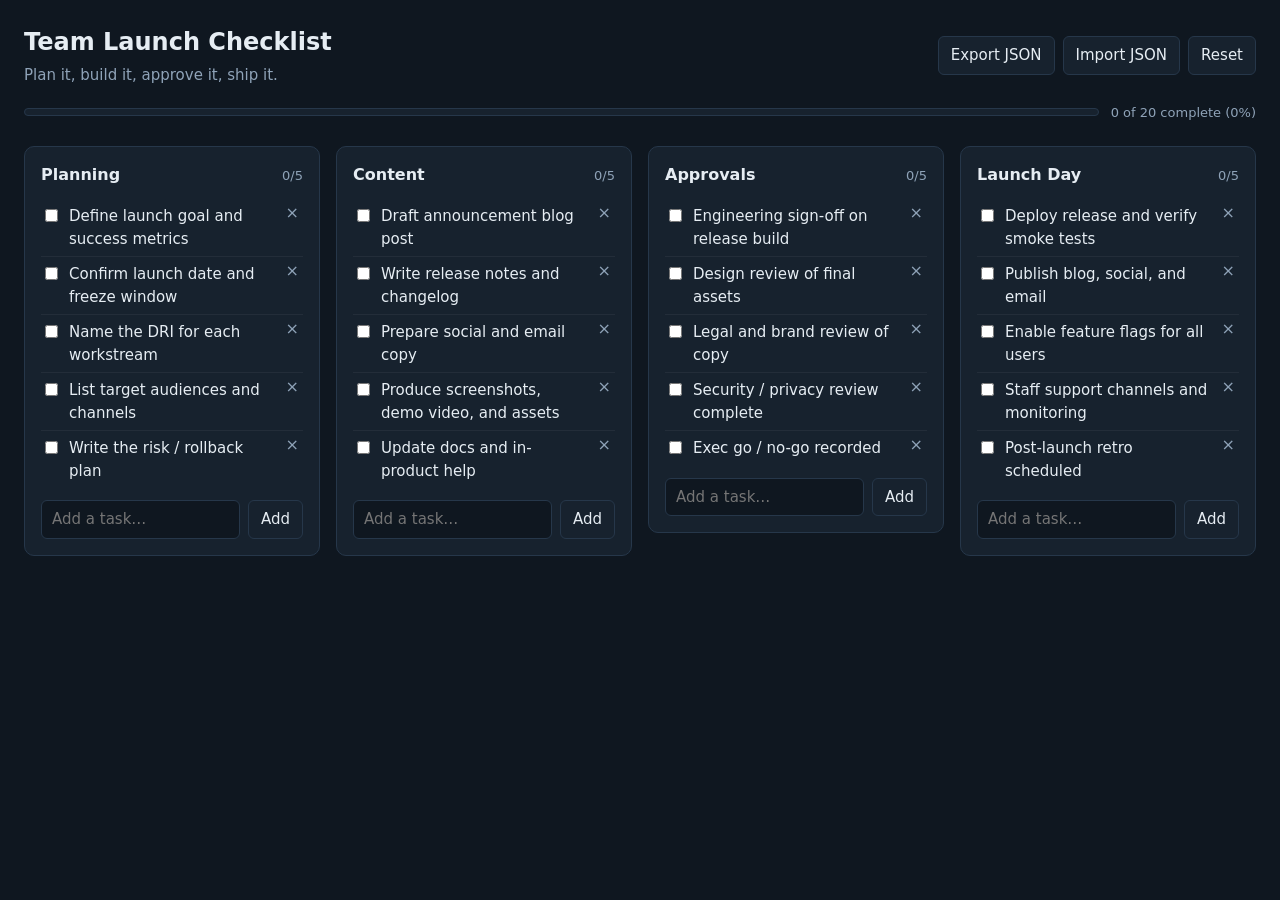
<file: launch-checklist/index.html>
<!DOCTYPE html>
<html lang="en">
<head>
<meta charset="utf-8" />
<meta name="viewport" content="width=device-width, initial-scale=1" />
<title>Team Launch Checklist</title>
<link rel="stylesheet" href="styles.css" />
</head>
<body>
<header class="topbar">
  <div>
    <h1>Team Launch Checklist</h1>
    <p class="sub">Plan it, build it, approve it, ship it.</p>
  </div>
  <div class="actions">
    <button id="export-btn" type="button">Export JSON</button>
    <button id="import-btn" type="button">Import JSON</button>
    <button id="reset-btn" type="button" class="danger">Reset</button>
    <input id="import-file" type="file" accept="application/json" hidden />
  </div>
</header>

<section class="progress-wrap">
  <div class="progress-bar"><div id="progress-fill"></div></div>
  <span id="progress-label">0 of 0 complete</span>
</section>

<main id="board"></main>

<template id="section-template">
  <section class="card">
    <div class="card-head">
      <h2></h2>
      <span class="count"></span>
    </div>
    <ul class="tasks"></ul>
    <form class="add-form">
      <input type="text" placeholder="Add a task…" required maxlength="140" />
      <button type="submit">Add</button>
    </form>
  </section>
</template>

<script src="app.js"></script>
</body>
</html>
</file>
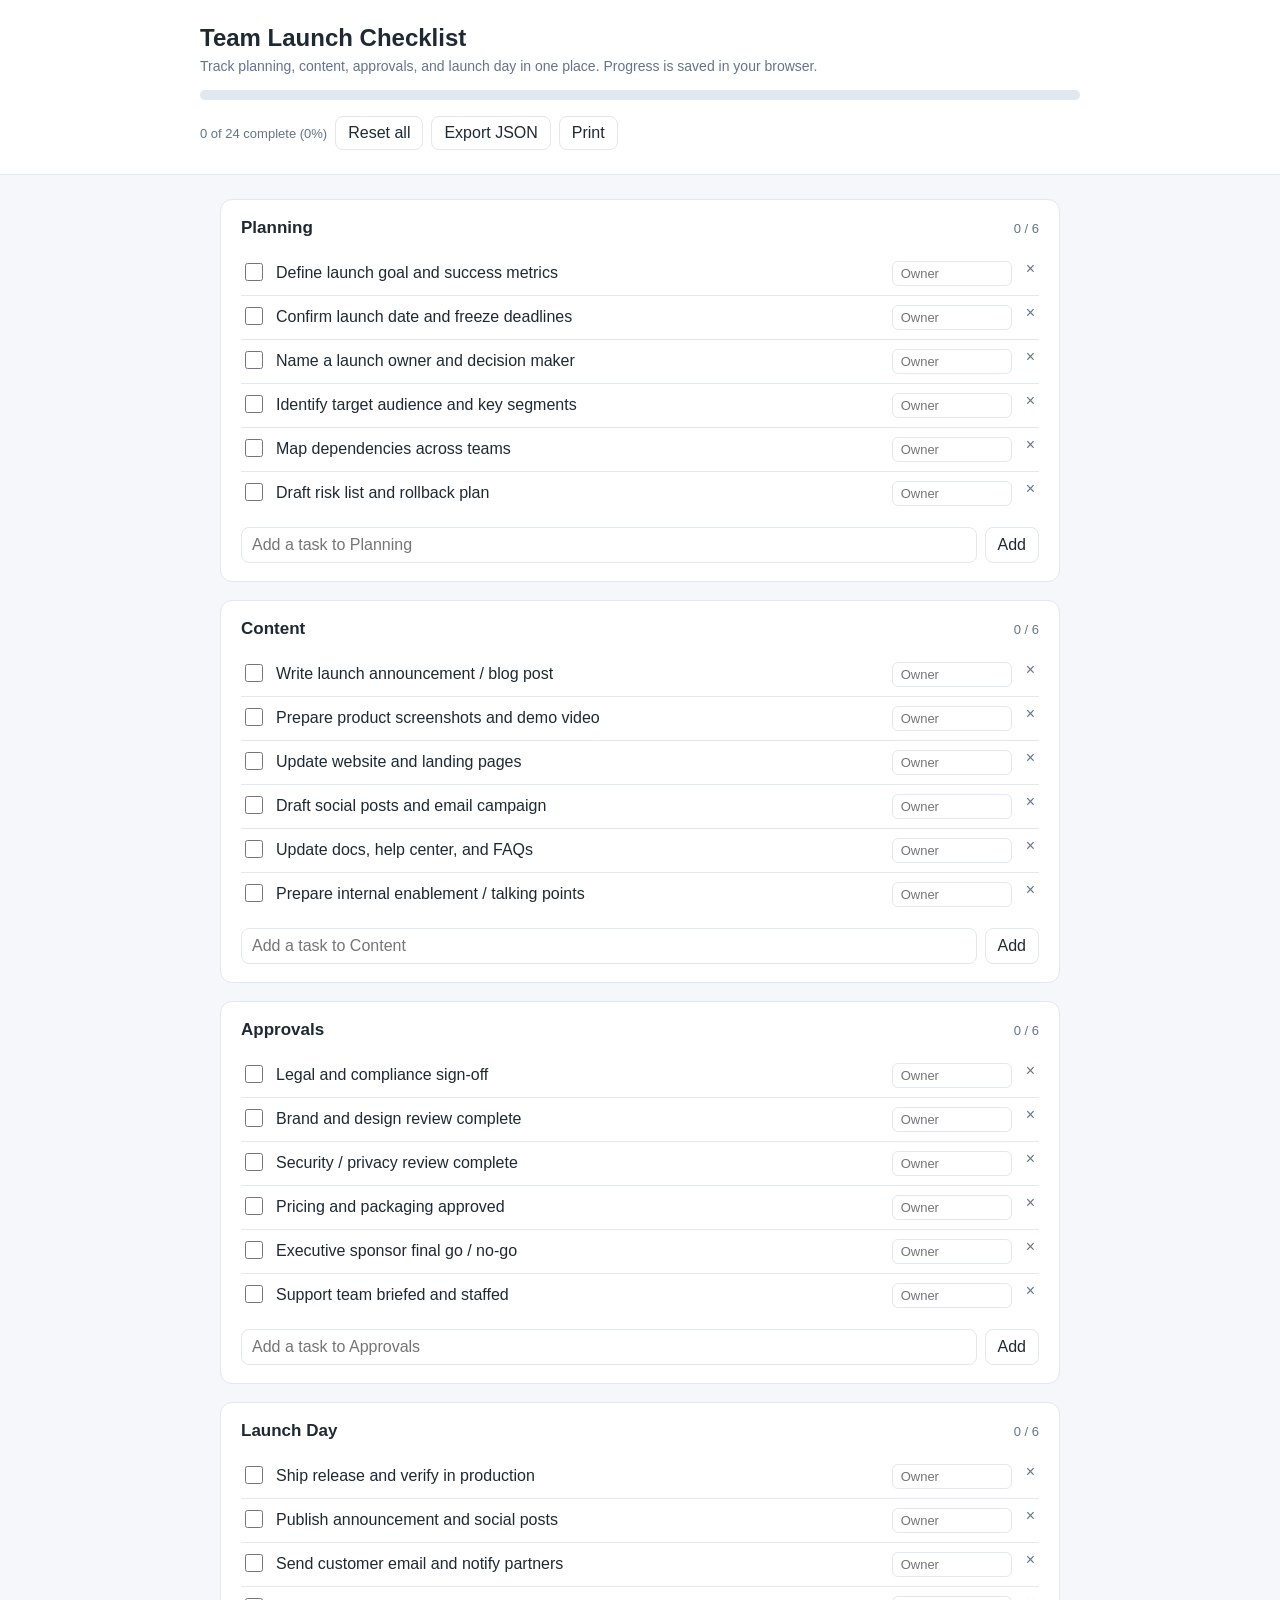
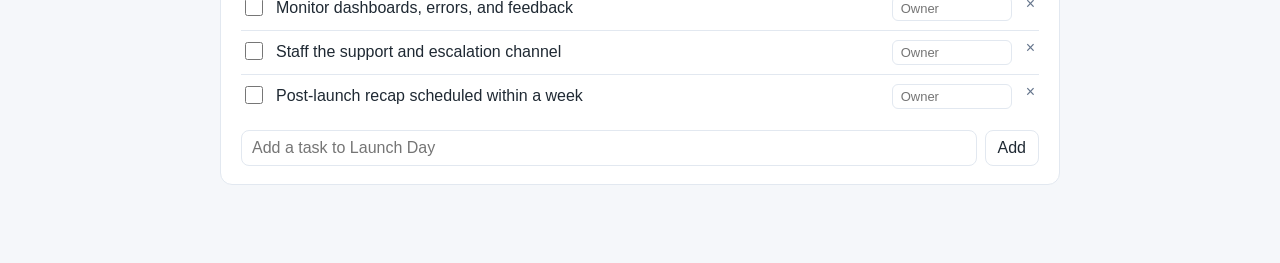
<file: team-launch-checklist/index.html>
<!DOCTYPE html>
<html lang="en">
<head>
<meta charset="utf-8" />
<meta name="viewport" content="width=device-width, initial-scale=1" />
<title>Team Launch Checklist</title>
<style>
  :root {
    --bg: #f5f7fa;
    --card: #ffffff;
    --line: #e2e8f0;
    --text: #1f2933;
    --muted: #64748b;
    --accent: #2563eb;
    --done: #16a34a;
  }
  * { box-sizing: border-box; }
  body {
    margin: 0;
    font-family: -apple-system, BlinkMacSystemFont, "Segoe UI", Roboto, sans-serif;
    background: var(--bg);
    color: var(--text);
  }
  header {
    background: var(--card);
    border-bottom: 1px solid var(--line);
    padding: 24px 20px;
  }
  .wrap { max-width: 880px; margin: 0 auto; }
  h1 { margin: 0 0 6px; font-size: 24px; }
  .sub { color: var(--muted); font-size: 14px; }
  .bar {
    margin-top: 16px;
    height: 10px;
    background: var(--line);
    border-radius: 999px;
    overflow: hidden;
  }
  .bar > div {
    height: 100%;
    width: 0%;
    background: var(--accent);
    transition: width .2s ease;
  }
  .toolbar {
    display: flex;
    gap: 8px;
    flex-wrap: wrap;
    align-items: center;
    margin-top: 16px;
  }
  button {
    font: inherit;
    border: 1px solid var(--line);
    background: var(--card);
    color: var(--text);
    padding: 7px 12px;
    border-radius: 8px;
    cursor: pointer;
  }
  button:hover { border-color: var(--accent); color: var(--accent); }
  main { padding: 24px 20px 60px; }
  section {
    background: var(--card);
    border: 1px solid var(--line);
    border-radius: 12px;
    padding: 18px 20px;
    margin-bottom: 18px;
  }
  section h2 {
    margin: 0;
    font-size: 17px;
    display: flex;
    justify-content: space-between;
    align-items: center;
    gap: 12px;
  }
  .count { font-size: 13px; font-weight: 500; color: var(--muted); }
  ul { list-style: none; margin: 14px 0 0; padding: 0; }
  li {
    display: flex;
    align-items: flex-start;
    gap: 10px;
    padding: 9px 0;
    border-top: 1px solid var(--line);
  }
  li:first-child { border-top: none; }
  input[type="checkbox"] {
    width: 18px;
    height: 18px;
    margin-top: 2px;
    accent-color: var(--done);
    flex: none;
    cursor: pointer;
  }
  label { cursor: pointer; line-height: 1.45; flex: 1; }
  li.done label { text-decoration: line-through; color: var(--muted); }
  .owner {
    border: 1px solid var(--line);
    border-radius: 6px;
    padding: 4px 8px;
    font: inherit;
    font-size: 13px;
    width: 120px;
    flex: none;
    color: var(--muted);
  }
  .add {
    display: flex;
    gap: 8px;
    margin-top: 12px;
  }
  .add input[type="text"] {
    flex: 1;
    padding: 8px 10px;
    border: 1px solid var(--line);
    border-radius: 8px;
    font: inherit;
  }
  .remove {
    border: none;
    background: none;
    color: var(--muted);
    padding: 0 4px;
    font-size: 16px;
    line-height: 1;
  }
  .remove:hover { color: #dc2626; }
</style>
</head>
<body>
<header>
  <div class="wrap">
    <h1>Team Launch Checklist</h1>
    <div class="sub">Track planning, content, approvals, and launch day in one place. Progress is saved in your browser.</div>
    <div class="bar"><div id="progressBar"></div></div>
    <div class="toolbar">
      <span class="count" id="overall">0 of 0 complete</span>
      <button id="resetBtn">Reset all</button>
      <button id="exportBtn">Export JSON</button>
      <button id="printBtn">Print</button>
    </div>
  </div>
</header>

<main class="wrap" id="sections"></main>

<script>
const STORAGE_KEY = "team-launch-checklist-v1";

const DEFAULT_DATA = [
  {
    id: "planning",
    title: "Planning",
    items: [
      "Define launch goal and success metrics",
      "Confirm launch date and freeze deadlines",
      "Name a launch owner and decision maker",
      "Identify target audience and key segments",
      "Map dependencies across teams",
      "Draft risk list and rollback plan"
    ]
  },
  {
    id: "content",
    title: "Content",
    items: [
      "Write launch announcement / blog post",
      "Prepare product screenshots and demo video",
      "Update website and landing pages",
      "Draft social posts and email campaign",
      "Update docs, help center, and FAQs",
      "Prepare internal enablement / talking points"
    ]
  },
  {
    id: "approvals",
    title: "Approvals",
    items: [
      "Legal and compliance sign-off",
      "Brand and design review complete",
      "Security / privacy review complete",
      "Pricing and packaging approved",
      "Executive sponsor final go / no-go",
      "Support team briefed and staffed"
    ]
  },
  {
    id: "launch-day",
    title: "Launch Day",
    items: [
      "Ship release and verify in production",
      "Publish announcement and social posts",
      "Send customer email and notify partners",
      "Monitor dashboards, errors, and feedback",
      "Staff the support and escalation channel",
      "Post-launch recap scheduled within a week"
    ]
  }
];

function freshState() {
  return DEFAULT_DATA.map(s => ({
    id: s.id,
    title: s.title,
    items: s.items.map((text, i) => ({ id: s.id + "-" + i, text, done: false, owner: "" }))
  }));
}

function load() {
  try {
    const raw = localStorage.getItem(STORAGE_KEY);
    if (!raw) return freshState();
    const parsed = JSON.parse(raw);
    if (!Array.isArray(parsed) || !parsed.length) return freshState();
    return parsed;
  } catch (e) {
    return freshState();
  }
}

function save() {
  localStorage.setItem(STORAGE_KEY, JSON.stringify(state));
}

let state = load();

const sectionsEl = document.getElementById("sections");

function render() {
  sectionsEl.innerHTML = "";
  let total = 0, done = 0;

  state.forEach(section => {
    total += section.items.length;
    const sectionDone = section.items.filter(i => i.done).length;
    done += sectionDone;

    const el = document.createElement("section");

    const h2 = document.createElement("h2");
    h2.textContent = section.title;
    const count = document.createElement("span");
    count.className = "count";
    count.textContent = sectionDone + " / " + section.items.length;
    h2.appendChild(count);
    el.appendChild(h2);

    const ul = document.createElement("ul");
    section.items.forEach(item => ul.appendChild(renderItem(section, item)));
    el.appendChild(ul);

    const add = document.createElement("form");
    add.className = "add";
    add.innerHTML = '<input type="text" placeholder="Add a task to ' + section.title + '" />' +
                    '<button type="submit">Add</button>';
    add.addEventListener("submit", ev => {
      ev.preventDefault();
      const input = add.querySelector("input");
      const text = input.value.trim();
      if (!text) return;
      section.items.push({ id: section.id + "-" + Date.now(), text, done: false, owner: "" });
      input.value = "";
      save();
      render();
    });
    el.appendChild(add);

    sectionsEl.appendChild(el);
  });

  const pct = total ? Math.round((done / total) * 100) : 0;
  document.getElementById("progressBar").style.width = pct + "%";
  document.getElementById("overall").textContent = done + " of " + total + " complete (" + pct + "%)";
}

function renderItem(section, item) {
  const li = document.createElement("li");
  if (item.done) li.className = "done";

  const box = document.createElement("input");
  box.type = "checkbox";
  box.checked = item.done;
  box.id = item.id;
  box.addEventListener("change", () => {
    item.done = box.checked;
    save();
    render();
  });

  const label = document.createElement("label");
  label.textContent = item.text;
  label.setAttribute("for", item.id);

  const owner = document.createElement("input");
  owner.type = "text";
  owner.className = "owner";
  owner.placeholder = "Owner";
  owner.value = item.owner || "";
  owner.addEventListener("input", () => {
    item.owner = owner.value;
    save();
  });

  const remove = document.createElement("button");
  remove.className = "remove";
  remove.type = "button";
  remove.title = "Remove task";
  remove.textContent = "\u00d7";
  remove.addEventListener("click", () => {
    section.items = section.items.filter(i => i !== item);
    save();
    render();
  });

  li.append(box, label, owner, remove);
  return li;
}

document.getElementById("resetBtn").addEventListener("click", () => {
  if (!confirm("Reset the checklist to its default tasks?")) return;
  state = freshState();
  save();
  render();
});

document.getElementById("exportBtn").addEventListener("click", () => {
  const blob = new Blob([JSON.stringify(state, null, 2)], { type: "application/json" });
  const url = URL.createObjectURL(blob);
  const a = document.createElement("a");
  a.href = url;
  a.download = "launch-checklist.json";
  a.click();
  URL.revokeObjectURL(url);
});

document.getElementById("printBtn").addEventListener("click", () => window.print());

render();
</script>
</body>
</html>
</file>
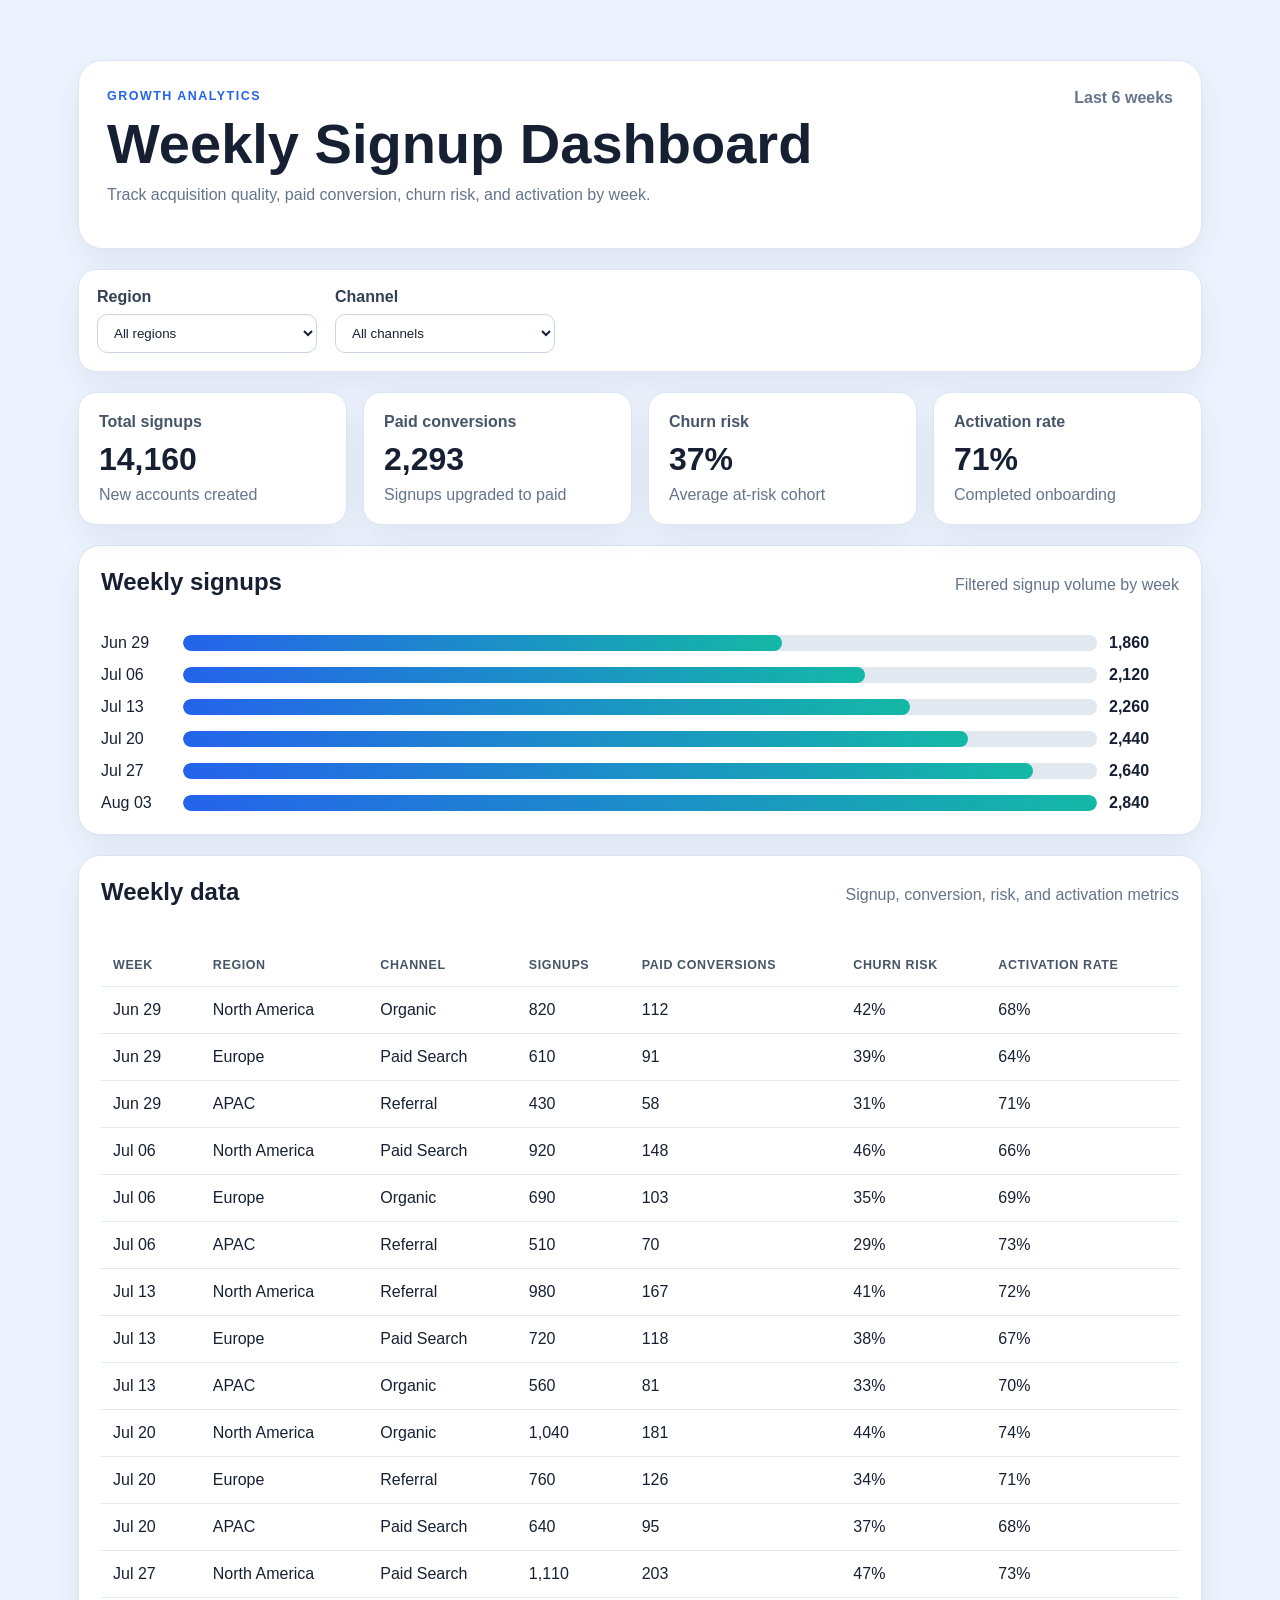
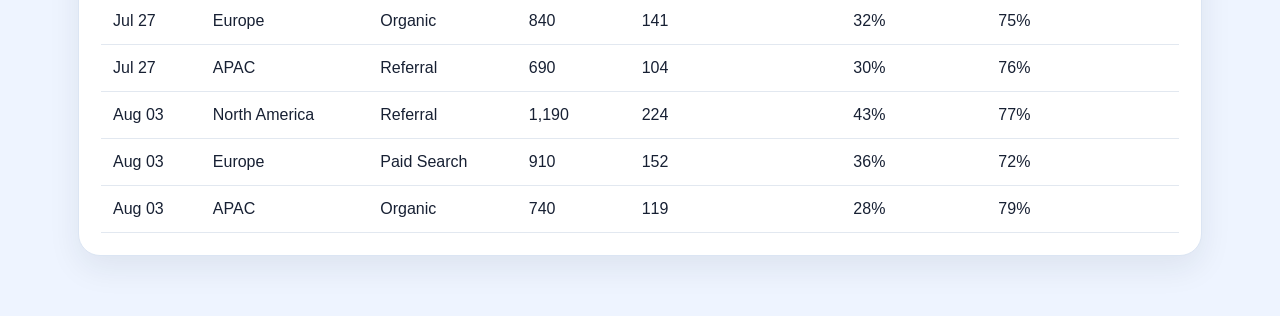
<file: sample-github-repo/src/index.html>
<!doctype html>
<html lang="en">
<head>
  <meta charset="utf-8">
  <meta name="viewport" content="width=device-width, initial-scale=1">
  <title>Weekly Signup Dashboard</title>
  <link rel="stylesheet" href="styles.css">
</head>
<body>
  <main class="shell">
    <header class="hero">
      <div>
        <p class="eyebrow">Growth analytics</p>
        <h1>Weekly Signup Dashboard</h1>
        <p class="subtitle">Track acquisition quality, paid conversion, churn risk, and activation by week.</p>
      </div>
      <p class="date-range">Last 6 weeks</p>
    </header>

    <section class="filters" aria-label="Dashboard filters">
      <label for="regionFilter">
        Region
        <select id="regionFilter">
          <option value="all">All regions</option>
          <option value="North America">North America</option>
          <option value="Europe">Europe</option>
          <option value="APAC">APAC</option>
        </select>
      </label>

      <label for="channelFilter">
        Channel
        <select id="channelFilter">
          <option value="all">All channels</option>
          <option value="Organic">Organic</option>
          <option value="Paid Search">Paid Search</option>
          <option value="Referral">Referral</option>
        </select>
      </label>
    </section>

    <section id="kpis" class="kpis" aria-live="polite"></section>

    <section class="panel">
      <div class="panel-heading">
        <h2>Weekly signups</h2>
        <p>Filtered signup volume by week</p>
      </div>
      <div id="chart" class="chart" aria-label="Weekly signup bar chart"></div>
    </section>

    <section class="panel">
      <div class="panel-heading">
        <h2>Weekly data</h2>
        <p>Signup, conversion, risk, and activation metrics</p>
      </div>
      <div class="table-wrap">
        <table>
          <thead>
            <tr>
              <th>Week</th>
              <th>Region</th>
              <th>Channel</th>
              <th>Signups</th>
              <th>Paid conversions</th>
              <th>Churn risk</th>
              <th>Activation rate</th>
            </tr>
          </thead>
          <tbody id="weeklyTable"></tbody>
        </table>
      </div>
    </section>
  </main>
  <script src="app.js"></script>
</body>
</html>
</file>
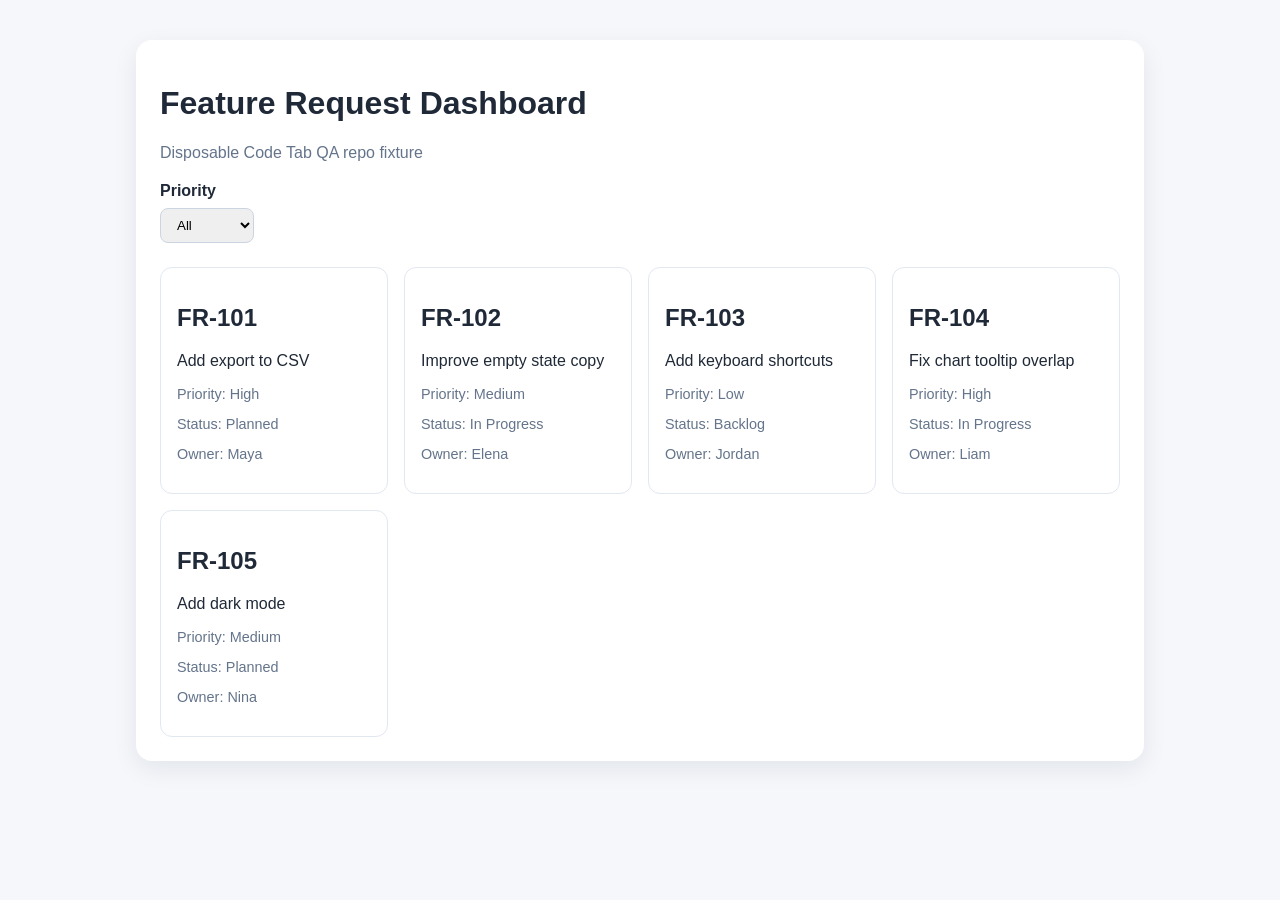
<file: human-qa-smoke-pack/fixtures/sample-github-repo/src/index.html>
<!doctype html>
<html lang="en">
<head>
  <meta charset="utf-8">
  <meta name="viewport" content="width=device-width, initial-scale=1">
  <title>Feature Request Dashboard</title>
  <link rel="stylesheet" href="styles.css">
</head>
<body>
  <main class="shell">
    <h1>Feature Request Dashboard</h1>
    <p class="subtitle">Disposable Code Tab QA repo fixture</p>

    <label for="priorityFilter">Priority</label>
    <select id="priorityFilter">
      <option value="all">All</option>
      <option value="High">High</option>
      <option value="Medium">Medium</option>
      <option value="Low">Low</option>
    </select>

    <section id="cards" class="cards" aria-live="polite"></section>
  </main>
  <script src="app.js"></script>
</body>
</html>
</file>
<file: launch-checklist/styles.css>
:root {
  --bg: #0f1720;
  --card: #17222e;
  --line: #26374a;
  --text: #e6edf3;
  --muted: #8fa3b8;
  --accent: #4da3ff;
  --done: #3fb950;
  --danger: #f85149;
}

* { box-sizing: border-box; }

body {
  margin: 0;
  padding: 24px;
  background: var(--bg);
  color: var(--text);
  font: 15px/1.5 system-ui, -apple-system, "Segoe UI", Roboto, sans-serif;
}

.topbar {
  display: flex;
  flex-wrap: wrap;
  gap: 12px;
  align-items: center;
  justify-content: space-between;
  margin-bottom: 16px;
}

h1 { margin: 0; font-size: 24px; }
.sub { margin: 4px 0 0; color: var(--muted); }

.actions { display: flex; gap: 8px; flex-wrap: wrap; }

button {
  background: var(--card);
  color: var(--text);
  border: 1px solid var(--line);
  border-radius: 6px;
  padding: 7px 12px;
  cursor: pointer;
  font: inherit;
}
button:hover { border-color: var(--accent); }
button.danger:hover { border-color: var(--danger); color: var(--danger); }

.progress-wrap {
  display: flex;
  align-items: center;
  gap: 12px;
  margin-bottom: 24px;
}
.progress-bar {
  flex: 1;
  height: 8px;
  background: var(--card);
  border: 1px solid var(--line);
  border-radius: 999px;
  overflow: hidden;
}
#progress-fill {
  height: 100%;
  width: 0%;
  background: var(--done);
  transition: width .2s ease;
}
#progress-label { color: var(--muted); font-size: 13px; white-space: nowrap; }

main {
  display: grid;
  gap: 16px;
  grid-template-columns: repeat(auto-fit, minmax(280px, 1fr));
  align-items: start;
}

.card {
  background: var(--card);
  border: 1px solid var(--line);
  border-radius: 10px;
  padding: 16px;
}
.card-head {
  display: flex;
  justify-content: space-between;
  align-items: baseline;
  margin-bottom: 12px;
}
.card-head h2 { margin: 0; font-size: 16px; }
.count { color: var(--muted); font-size: 13px; }

ul.tasks { list-style: none; margin: 0 0 12px; padding: 0; }

ul.tasks li {
  display: flex;
  align-items: flex-start;
  gap: 8px;
  padding: 6px 0;
  border-bottom: 1px solid rgba(255, 255, 255, .05);
}
ul.tasks li:last-child { border-bottom: none; }

ul.tasks input[type="checkbox"] {
  margin-top: 4px;
  accent-color: var(--done);
  cursor: pointer;
}
ul.tasks label { flex: 1; cursor: pointer; }
ul.tasks li.done label { color: var(--muted); text-decoration: line-through; }

.remove {
  background: none;
  border: none;
  color: var(--muted);
  padding: 0 4px;
  font-size: 16px;
  line-height: 1;
}
.remove:hover { color: var(--danger); }

.add-form { display: flex; gap: 8px; }
.add-form input {
  flex: 1;
  min-width: 0;
  background: var(--bg);
  border: 1px solid var(--line);
  border-radius: 6px;
  color: var(--text);
  padding: 7px 10px;
  font: inherit;
}
.add-form input:focus { outline: none; border-color: var(--accent); }

.empty { color: var(--muted); font-size: 13px; padding: 4px 0 8px; }
</file>
<file: sample-github-repo/src/styles.css>
* {
  box-sizing: border-box;
}

body {
  margin: 0;
  font-family: Segoe UI, Arial, sans-serif;
  background: #eef4ff;
  color: #172033;
}

.shell {
  max-width: 1180px;
  margin: 32px auto;
  padding: 28px;
}

.hero,
.panel,
.kpi-card,
.filters {
  background: #fff;
  border: 1px solid #dbe5f3;
  box-shadow: 0 12px 32px rgba(31, 41, 55, 0.08);
}

.hero {
  display: flex;
  justify-content: space-between;
  gap: 24px;
  align-items: flex-start;
  padding: 28px;
  border-radius: 24px;
}

.eyebrow {
  margin: 0 0 8px;
  color: #2563eb;
  font-size: 0.78rem;
  font-weight: 800;
  letter-spacing: 0.12em;
  text-transform: uppercase;
}

h1,
h2,
p {
  margin-top: 0;
}

h1 {
  margin-bottom: 10px;
  font-size: clamp(2rem, 5vw, 3.5rem);
}

.subtitle,
.panel-heading p,
.kpi-card span,
.date-range {
  color: #64748b;
}

.date-range {
  white-space: nowrap;
  font-weight: 700;
}

.filters {
  display: flex;
  gap: 18px;
  flex-wrap: wrap;
  margin: 20px 0;
  padding: 18px;
  border-radius: 18px;
}

label {
  display: grid;
  gap: 8px;
  min-width: 220px;
  color: #334155;
  font-weight: 700;
}

select {
  padding: 10px 12px;
  border: 1px solid #cbd5e1;
  border-radius: 10px;
  background: #fff;
  color: #172033;
}

.kpis {
  display: grid;
  grid-template-columns: repeat(4, minmax(0, 1fr));
  gap: 16px;
  margin-bottom: 20px;
}

.kpi-card {
  padding: 20px;
  border-radius: 18px;
}

.kpi-card p {
  margin-bottom: 10px;
  color: #475569;
  font-weight: 700;
}

.kpi-card strong {
  display: block;
  margin-bottom: 8px;
  font-size: 2rem;
}

.panel {
  margin-top: 20px;
  padding: 22px;
  border-radius: 22px;
}

.panel-heading {
  display: flex;
  justify-content: space-between;
  gap: 16px;
  align-items: baseline;
  margin-bottom: 18px;
}

.chart {
  display: grid;
  gap: 14px;
}

.bar-row {
  display: grid;
  grid-template-columns: 70px 1fr 70px;
  gap: 12px;
  align-items: center;
}

.bar-track {
  height: 16px;
  overflow: hidden;
  background: #e2e8f0;
  border-radius: 999px;
}

.bar {
  height: 100%;
  background: linear-gradient(90deg, #2563eb, #14b8a6);
  border-radius: inherit;
}

.table-wrap {
  overflow-x: auto;
}

table {
  width: 100%;
  border-collapse: collapse;
  min-width: 820px;
}

th,
td {
  padding: 14px 12px;
  border-bottom: 1px solid #e2e8f0;
  text-align: left;
}

th {
  color: #475569;
  font-size: 0.78rem;
  letter-spacing: 0.05em;
  text-transform: uppercase;
}

.empty {
  padding: 24px;
  color: #64748b;
  text-align: center;
}

@media (max-width: 820px) {
  .shell {
    margin: 0;
    padding: 16px;
  }

  .hero,
  .panel-heading {
    display: block;
  }

  .kpis {
    grid-template-columns: repeat(2, minmax(0, 1fr));
  }
}

@media (max-width: 540px) {
  .kpis {
    grid-template-columns: 1fr;
  }

  label {
    min-width: 100%;
  }
}
</file>
<file: human-qa-smoke-pack/fixtures/sample-github-repo/src/styles.css>
body {
  margin: 0;
  font-family: Segoe UI, Arial, sans-serif;
  background: #f5f7fb;
  color: #1f2937;
}

.shell {
  max-width: 960px;
  margin: 40px auto;
  padding: 24px;
  background: white;
  border-radius: 16px;
  box-shadow: 0 8px 24px rgba(15, 23, 42, 0.08);
}

.subtitle {
  color: #64748b;
}

label {
  display: block;
  margin-top: 20px;
  margin-bottom: 8px;
  font-weight: 600;
}

select {
  padding: 8px 12px;
  border: 1px solid #cbd5e1;
  border-radius: 8px;
}

.cards {
  display: grid;
  grid-template-columns: repeat(auto-fit, minmax(220px, 1fr));
  gap: 16px;
  margin-top: 24px;
}

.card {
  border: 1px solid #e2e8f0;
  border-radius: 12px;
  padding: 16px;
  background: #fff;
}

.meta {
  color: #64748b;
  font-size: 0.9rem;
}
</file>
